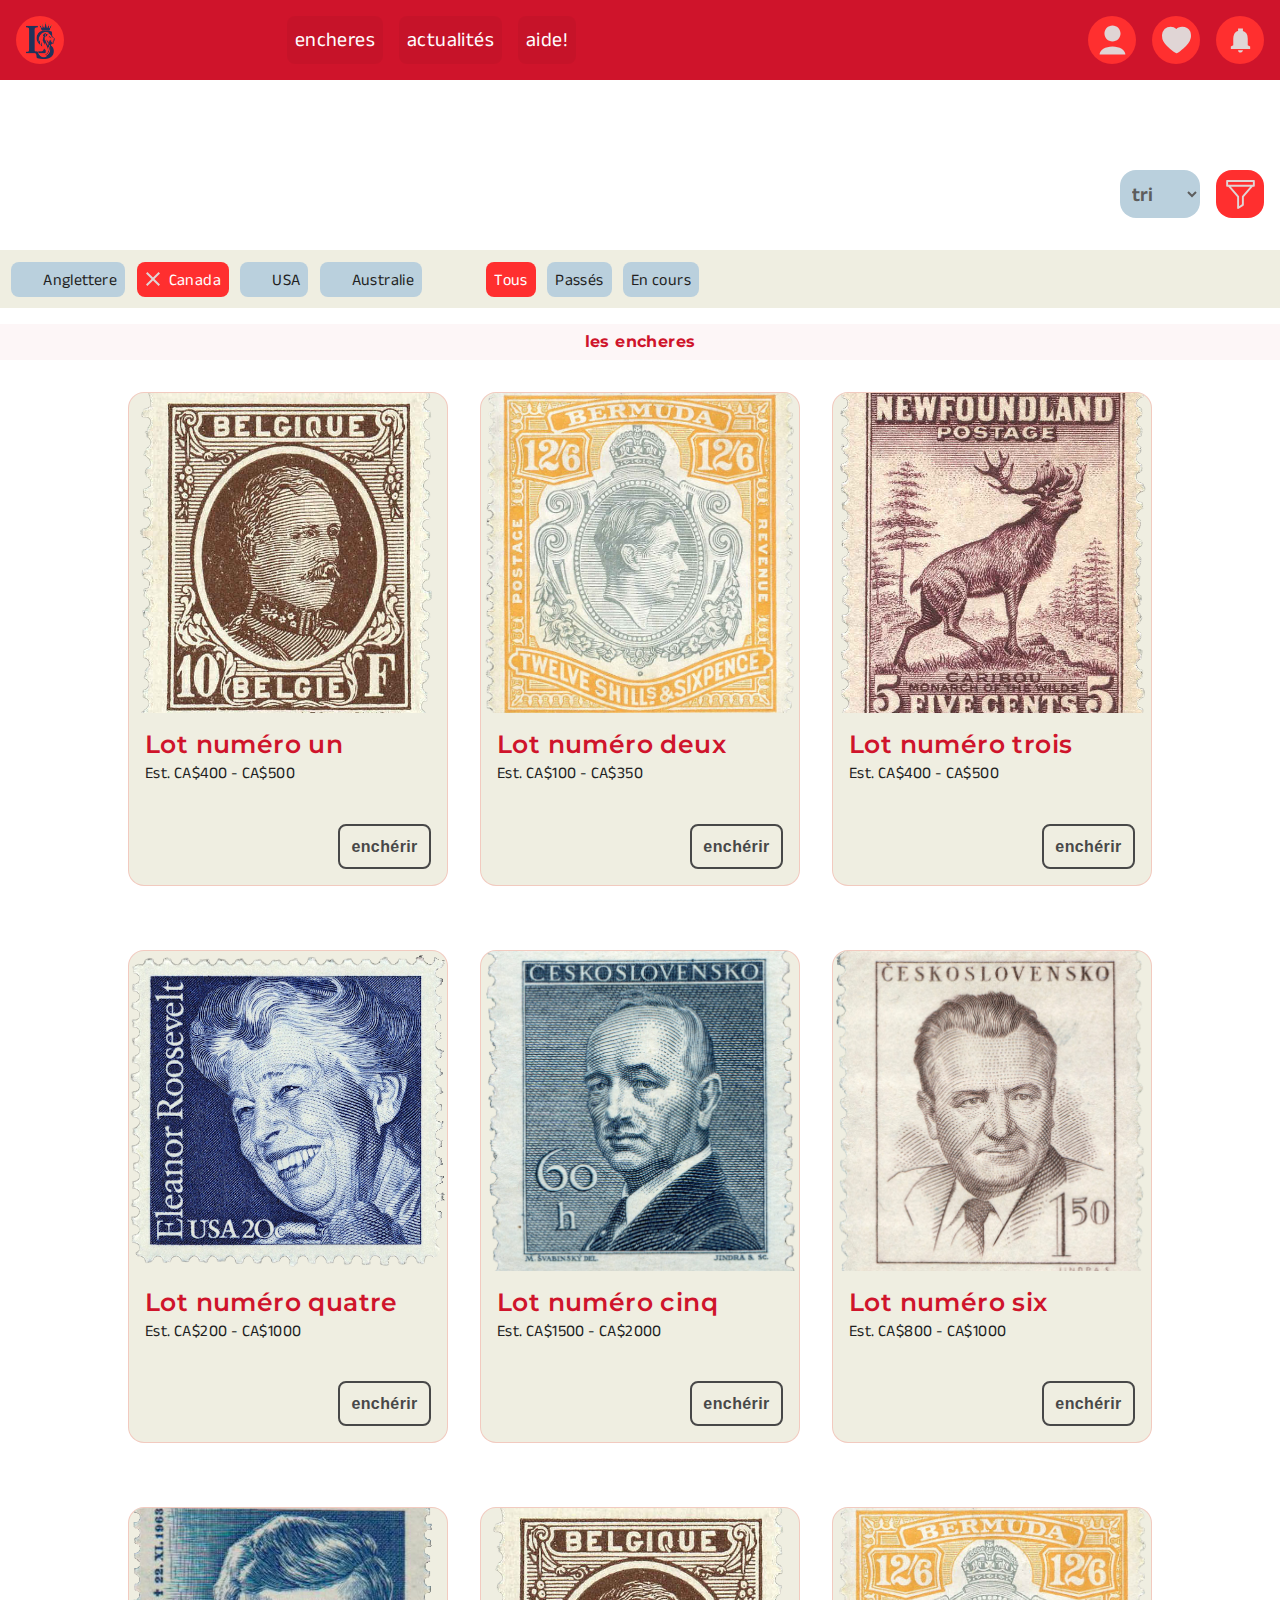
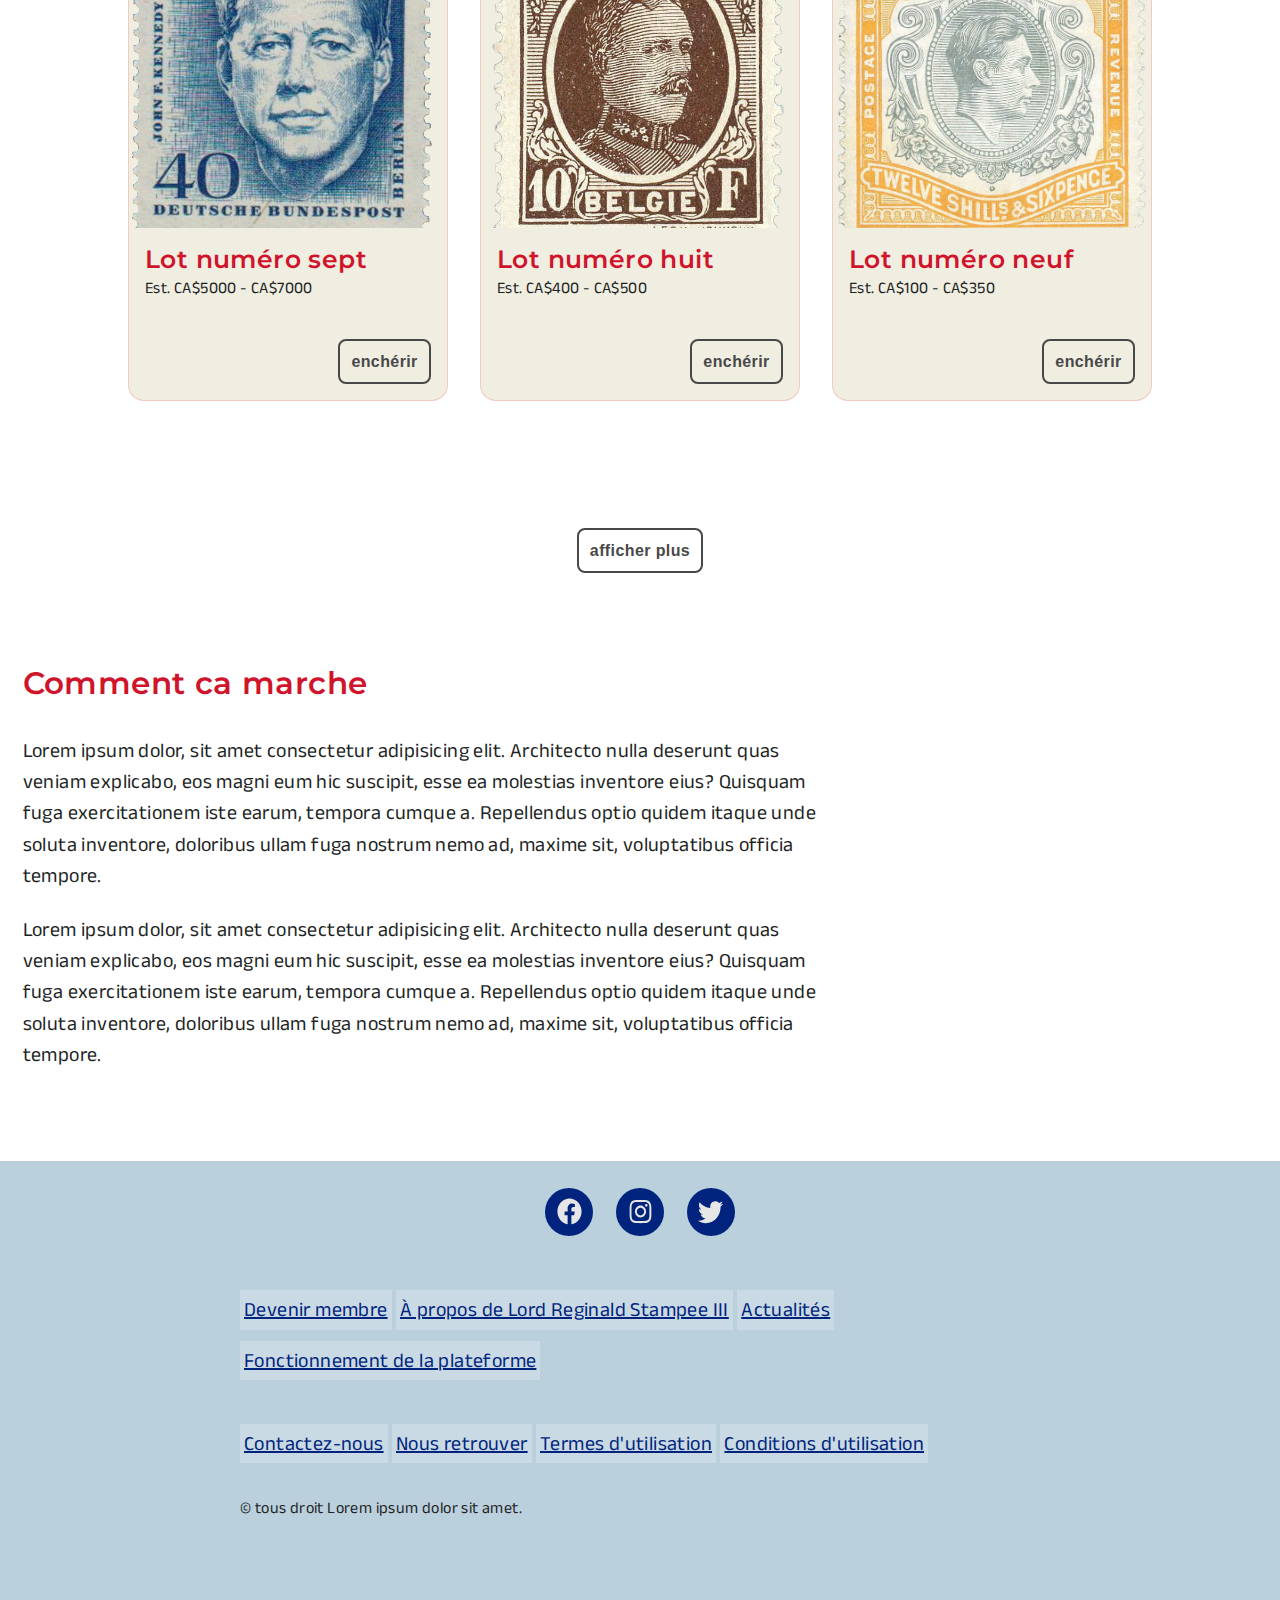
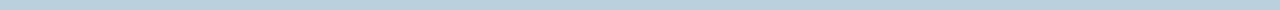
<file: maquette/index.html>
<!DOCTYPE html>
<html lang="fr">
<head>
    <meta charset="UTF-8">
    <meta http-equiv="X-UA-Compatible" content="IE=edge">
    <meta name="viewport" content="width=device-width, initial-scale=1.0">
    <link rel="preconnect" href="https://fonts.googleapis.com">
    <link rel="preconnect" href="https://fonts.gstatic.com" crossorigin>
    <link href="https://fonts.googleapis.com/css2?family=Montserrat:wght@400;600&display=swap" rel="stylesheet">
    <link href="https://fonts.googleapis.com/css2?family=Anek+Latin:wght@300;600&display=swap" rel="stylesheet">

    <link rel="stylesheet" href="style.css">
    <title>Maquette</title>

</head>
<body>

    <header>

        <nav>
            <a href="http://" class="button logo"></a>
            <a href="">encheres</a>
            <a href="">actualités</a>
            <a href="">aide!</a>
        </nav>

        <nav>    
            <a href="http://" class="button compte"></a>
            <a href="http://" class="button favoris"></a>
            <a href="http://" class="button notifications"></a>
        </nav>

    </header>
        
    <main>

        <header class="filtreHeader">
            <input type="checkbox" id="filtre" class="filtre-button" checked>
            <div>
                <select>
                    <option selected>tri</option>
                    <option>prix</option>
                </select>
                <label for="filtre" class="filtre button"></label>
            </div>
            <div>
                <span>
                    <input type="checkbox" id="englnd">
                    <label for="englnd">Anglettere</label>
                    <input type="checkbox" id="cnd" checked>
                    <label for="cnd">Canada</label>
                    <input type="checkbox" id="usa">
                    <label for="usa">USA</label>
                    <input type="checkbox" id="austrl">
                    <label for="austrl">Australie</label>
                </span>

                <span>
                    <input type="radio" name="type" id="ts" checked>
                    <label for="ts">Tous</label>
                    <input type="radio" name="type" id="pss">
                    <label for="pss">Passés</label>
                    <input type="radio" name="type" id="encrs">
                    <label for="encrs">En cours</label>
                </span>

            </div>
            <h4>les encheres</h4>

        </header>


        <section>

            <article>
                <img src="./images/stamp-1.png">
                <div>
                    <h3>
                        Lot numéro un
                    </h3>
                    <span>
                        Est. CA$400 - CA$500
                    </span>
                    <footer>
                        <a href="http://" class="cta-secondaire">enchérir</a>
                    </footer>
                </div>
            </article>

            <article>
                <img src="./images/stamp-2.png">
                <div>
                    <h3>
                        Lot numéro deux
                    </h3>
                    <span>
                        Est. CA$100 - CA$350
                    </span>
                    <footer>
                        <a href="http://" class="cta-secondaire">enchérir</a>
                    </footer>
                </div>
            </article>

            <article>
                <img src="./images/stamp-3.png">
                <div>
                    <h3>
                        Lot numéro trois
                    </h3>
                    <span>
                        Est. CA$400 - CA$500
                    </span>
                    <footer>
                        <a href="http://" class="cta-secondaire">enchérir</a>
                    </footer>
                </div>
            </article>

            <article>
                <img src="./images/stamp-4.png">
                <div>
                    <h3>
                        Lot numéro quatre
                    </h3>
                    <span>
                        Est. CA$200 - CA$1000
                    </span>
                    <footer>
                        <a href="http://" class="cta-secondaire">enchérir</a>
                    </footer>
                </div>
            </article>

            <article>
                <img src="./images/stamp-5.png">
                <div>
                    <h3>
                        Lot numéro cinq
                    </h3>
                    <span>
                        Est. CA$1500 - CA$2000
                    </span>
                    <footer>
                        <a href="http://" class="cta-secondaire">enchérir</a>
                    </footer>
                </div>
            </article>

            <article>
                <img src="./images/stamp-6.png">
                <div>
                    <h3>
                        Lot numéro six
                    </h3>
                    <span>
                        Est. CA$800 - CA$1000
                    </span>
                    <footer>
                        <a href="http://" class="cta-secondaire">enchérir</a>
                    </footer>
                </div>
            </article>

            <article>
                <img src="./images/stamp-7.png">
                <div>
                    <h3>
                        Lot numéro sept
                    </h3>
                    <span>
                        Est. CA$5000 - CA$7000
                    </span>
                    <footer>
                        <a href="http://" class="cta-secondaire">enchérir</a>
                    </footer>
                </div>
            </article>

            <article>
                <img src="./images/stamp-1.png">
                <div>
                    <h3>
                        Lot numéro huit
                    </h3>
                    <span>
                        Est. CA$400 - CA$500
                    </span>
                    <footer>
                        <a href="http://" class="cta-secondaire">enchérir</a>
                    </footer>
                </div>
            </article>

            <article>
                <img src="./images/stamp-2.png">
                <div>
                    <h3>
                        Lot numéro neuf
                    </h3>
                    <span>
                        Est. CA$100 - CA$350
                    </span>
                    <footer>
                        <a href="http://" class="cta-secondaire">enchérir</a>
                    </footer>
                </div>
            </article>

            
            <label for="" class="cta-secondaire">afficher plus</label>
            
        </section>

    </main>

    <article>
        <h2>Comment ca marche</h2>
        <section>
            <p>
                Lorem ipsum dolor, sit amet consectetur adipisicing elit. Architecto nulla deserunt quas veniam explicabo, eos magni eum hic suscipit, esse ea molestias inventore eius? Quisquam fuga exercitationem iste earum, tempora cumque a. Repellendus optio quidem itaque unde soluta inventore, doloribus ullam fuga nostrum nemo ad, maxime sit, voluptatibus officia tempore.

            </p>
            <p>
                Lorem ipsum dolor, sit amet consectetur adipisicing elit. Architecto nulla deserunt quas veniam explicabo, eos magni eum hic suscipit, esse ea molestias inventore eius? Quisquam fuga exercitationem iste earum, tempora cumque a. Repellendus optio quidem itaque unde soluta inventore, doloribus ullam fuga nostrum nemo ad, maxime sit, voluptatibus officia tempore.

            </p>
        </section>
    </article>
    
    <footer>

        <div>
            <a href="" class="facebook sociaux button"></a>
            
            <a href="" class="instagram sociaux button"></a>

            <a href="" class="twitter sociaux button"></a>

        </div>

        

            <p>
                <a href="http://">Devenir membre</a>
                <a href="http://">À propos de Lord Reginald Stampee III</a>
                <a href="http://">Actualités</a>
                <a href="http://">Fonctionnement de la plateforme</a>
            </p>

            <p>
                <a href="http://">Contactez-nous</a>
                <a href="http://">Nous retrouver</a>
                <a href="http://">Termes d'utilisation</a>
                <a href="http://">Conditions d'utilisation</a>
            </p>

            <p>
                &copy; tous droit Lorem ipsum dolor sit amet.
            </p>

    </footer>

</body>
</html>
</file>
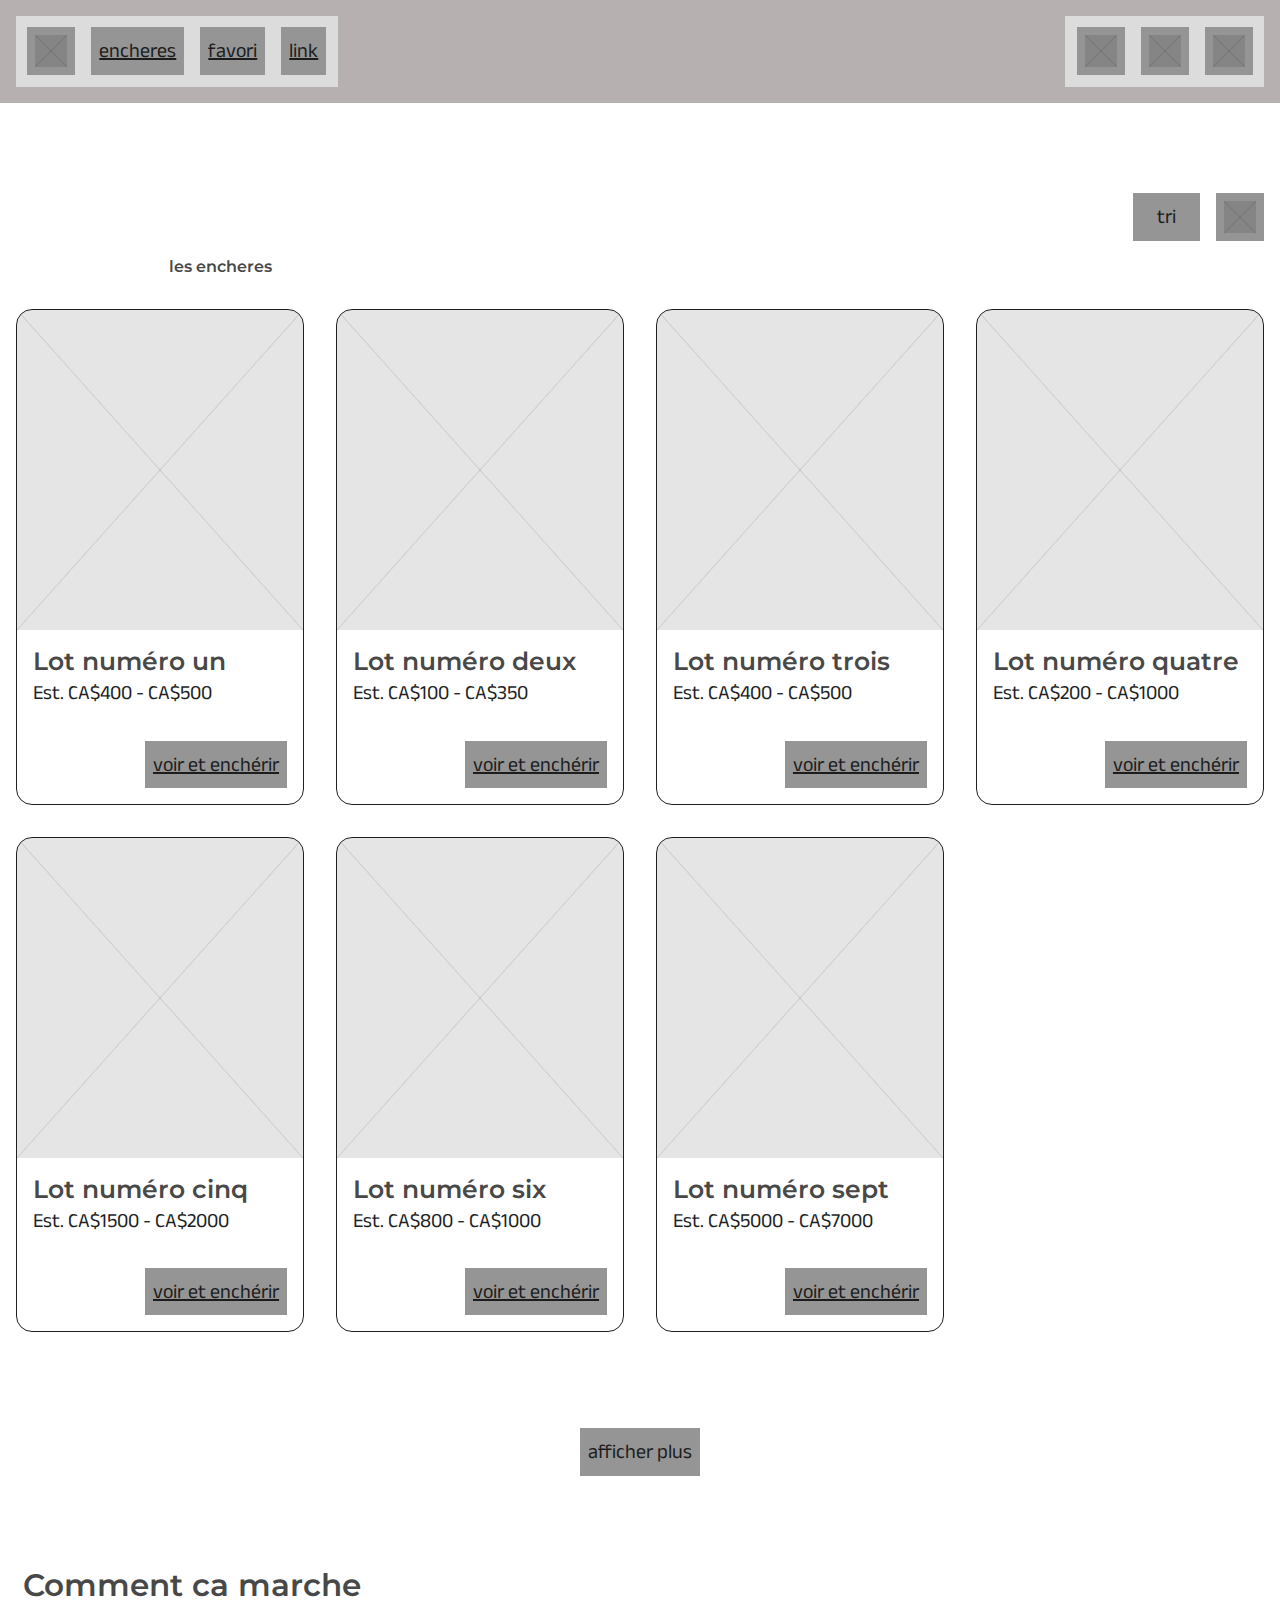
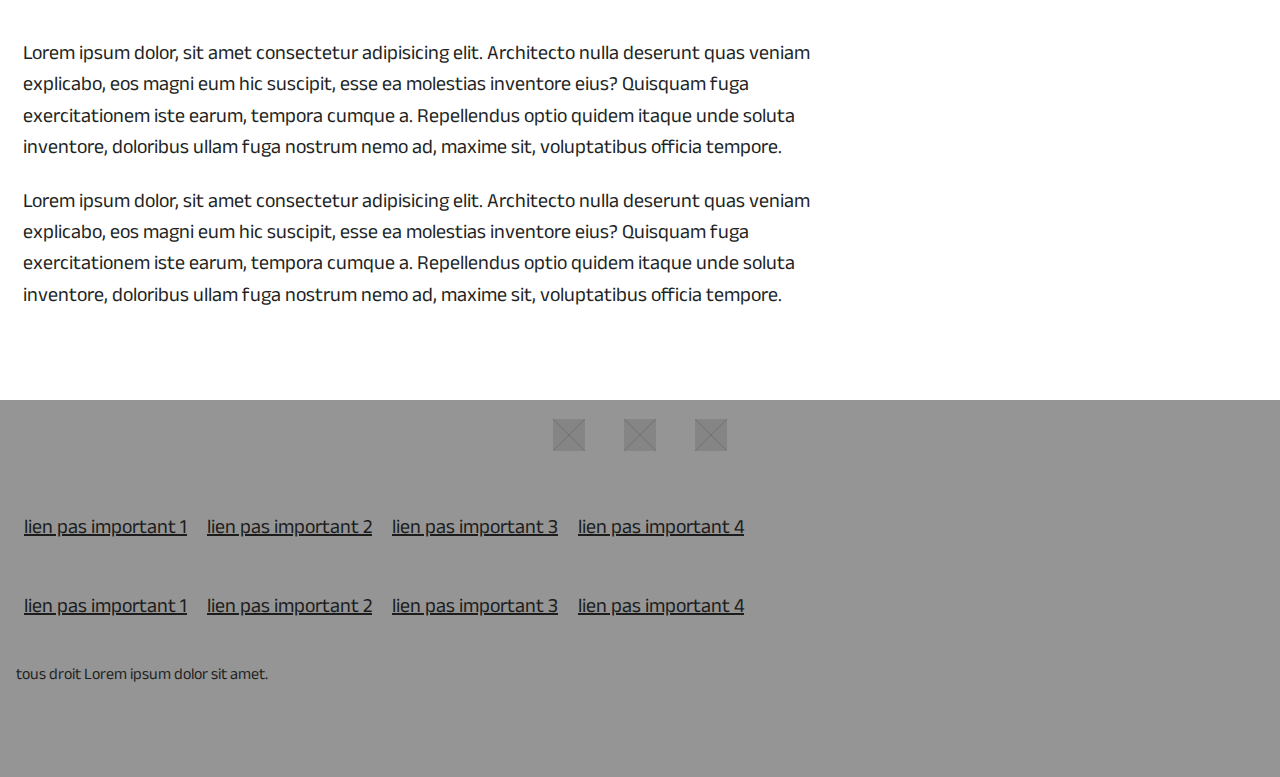
<file: wireframe/index.html>
<!DOCTYPE html>
<html lang="fr">
<head>
    <meta charset="UTF-8">
    <meta http-equiv="X-UA-Compatible" content="IE=edge">
    <meta name="viewport" content="width=device-width, initial-scale=1.0">
    <link rel="preconnect" href="https://fonts.googleapis.com">
    <link rel="preconnect" href="https://fonts.gstatic.com" crossorigin>
    <link href="https://fonts.googleapis.com/css2?family=Montserrat:wght@400;600&display=swap" rel="stylesheet">
    <link href="https://fonts.googleapis.com/css2?family=Anek+Latin:wght@300;600&display=swap" rel="stylesheet">

    <link rel="stylesheet" href="style.css">
    <title>Wireframe</title>

</head>
<body>

    <header>

        <nav>
            <a href="http://" class="logo">
                <img src="[data-uri]">
            </a>
            <a href="">encheres</a>
            <a href="">favori</a>
            <a href="">link</a>
        </nav>

        <nav>    
            <a href="http://">
                <img
                src="[data-uri]">
            </a>
            <a href="http://">
                <img
                src="[data-uri]">
            </a>
            <a href="http://">
                <img
                src="[data-uri]">
            </a>
        </nav>

    </header>
        
    <main>

        <header>
            <input type="checkbox" id="filtre" class="filter-button">
            <div>
                <!-- <select name="" id="">
                    <option value="">prix</option>
                </select> -->
                <label>
                    &nbsp; &nbsp; tri &nbsp; &nbsp; 
                </label>
                <label for="filtre">
                    <img
                    src="[data-uri]">
                </label>
            </div>
            <div>
                <label for="">critere</label>
                <label for="">critere</label>
                <label for="">critere</label>
                <label for="">critere</label>
            </div>
            <h4>les encheres</h4>

        </header>


        <section>

            <article>
                <img  src="[data-uri]">
                <div>
                    <h3>
                        Lot numéro un
                    </h3>
                    <span>
                        Est. CA$400 - CA$500
                    </span>
                    <footer>
                        <a href="http://">voir et enchérir</a>
                    </footer>
                </div>
            </article>

            <article>
                <img  src="[data-uri]">
                <div>
                    <h3>
                        Lot numéro deux
                    </h3>
                    <span>
                        Est. CA$100 - CA$350
                    </span>
                    <footer>
                        <a href="http://">voir et enchérir</a>
                    </footer>
                </div>
            </article>

            <article>
                <img  src="[data-uri]">
                <div>
                    <h3>
                        Lot numéro trois
                    </h3>
                    <span>
                        Est. CA$400 - CA$500
                    </span>
                    <footer>
                        <a href="http://">voir et enchérir</a>
                    </footer>
                </div>
            </article>

            <article>
                <img  src="[data-uri]">
                <div>
                    <h3>
                        Lot numéro quatre
                    </h3>
                    <span>
                        Est. CA$200 - CA$1000
                    </span>
                    <footer>
                        <a href="http://">voir et enchérir</a>
                    </footer>
                </div>
            </article>

            <article>
                <img  src="[data-uri]">
                <div>
                    <h3>
                        Lot numéro cinq
                    </h3>
                    <span>
                        Est. CA$1500 - CA$2000
                    </span>
                    <footer>
                        <a href="http://">voir et enchérir</a>
                    </footer>
                </div>
            </article>

            <article>
                <img  src="[data-uri]">
                <div>
                    <h3>
                        Lot numéro six
                    </h3>
                    <span>
                        Est. CA$800 - CA$1000
                    </span>
                    <footer>
                        <a href="http://">voir et enchérir</a>
                    </footer>
                </div>
            </article>

            <article>
                <img  src="[data-uri]">
                <div>
                    <h3>
                        Lot numéro sept
                    </h3>
                    <span>
                        Est. CA$5000 - CA$7000
                    </span>
                    <footer>
                        <a href="http://">voir et enchérir</a>
                    </footer>
                </div>
            </article>

            
            <label for="" class="">afficher plus</label>
            
        </section>

    </main>

    <article>
        <h2>Comment ca marche</h2>
        <section>
            <p>
                Lorem ipsum dolor, sit amet consectetur adipisicing elit. Architecto nulla deserunt quas veniam explicabo, eos magni eum hic suscipit, esse ea molestias inventore eius? Quisquam fuga exercitationem iste earum, tempora cumque a. Repellendus optio quidem itaque unde soluta inventore, doloribus ullam fuga nostrum nemo ad, maxime sit, voluptatibus officia tempore.

            </p>
            <p>
                Lorem ipsum dolor, sit amet consectetur adipisicing elit. Architecto nulla deserunt quas veniam explicabo, eos magni eum hic suscipit, esse ea molestias inventore eius? Quisquam fuga exercitationem iste earum, tempora cumque a. Repellendus optio quidem itaque unde soluta inventore, doloribus ullam fuga nostrum nemo ad, maxime sit, voluptatibus officia tempore.

            </p>
        </section>
    </article>
    
    <footer>

        <div>
            <a href="">
                <img
                src="[data-uri]">
            </a>
            
            <a href="">
                <img
            src="[data-uri]">
            </a>

            <a href="">
                <img
            src="[data-uri]">
            </a>

        </div>

            <p>
                <a href="http://">lien pas important 1</a>
                <a href="http://">lien pas important 2</a>
                <a href="http://">lien pas important 3</a>
                <a href="http://">lien pas important 4</a>
            </p>

            <p>
                <a href="http://">lien pas important 1</a>
                <a href="http://">lien pas important 2</a>
                <a href="http://">lien pas important 3</a>
                <a href="http://">lien pas important 4</a>
            </p>

            <p>
                tous droit Lorem ipsum dolor sit amet.
            </p>

    </footer>

</body>
</html>
</file>
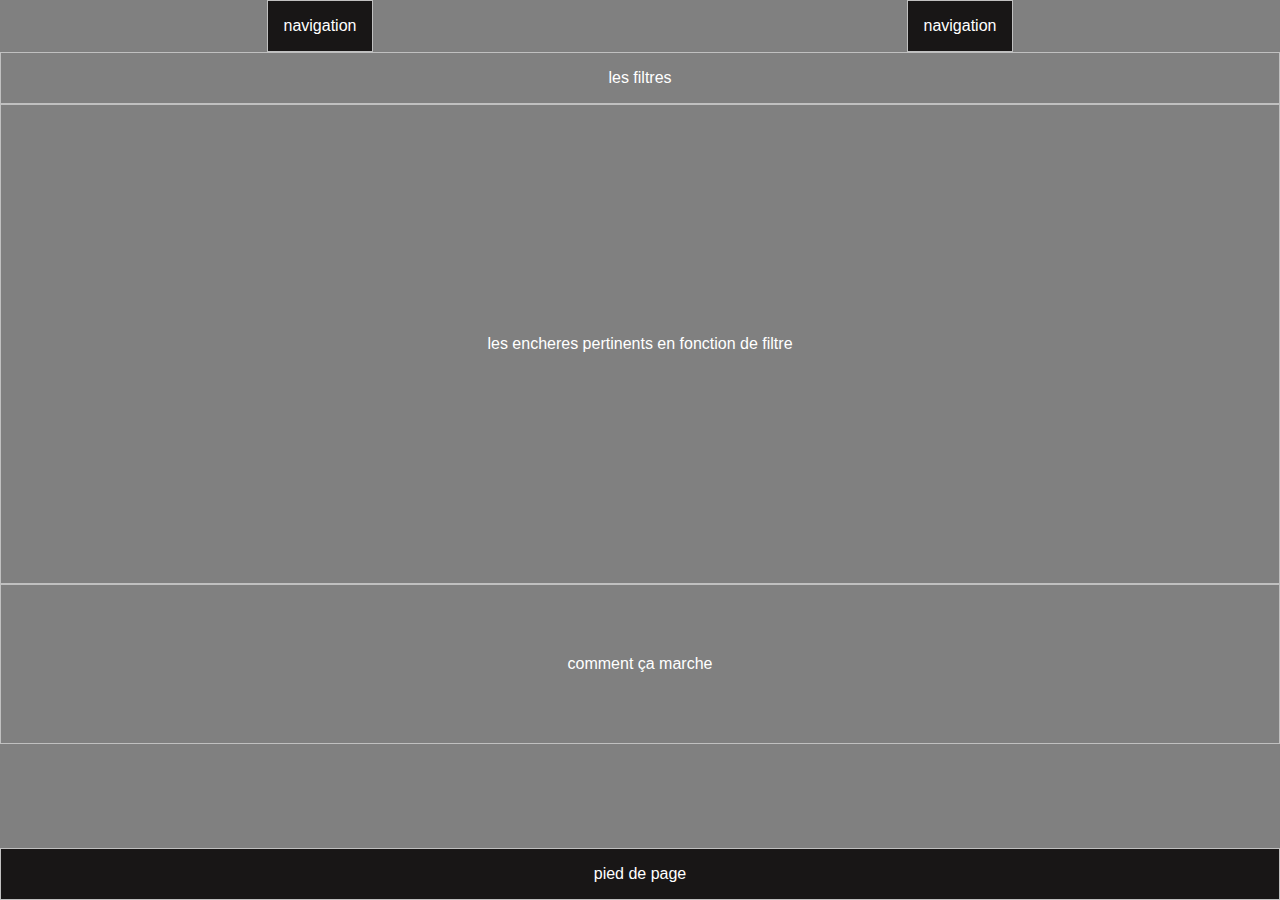
<file: zonning/index.html>
<!DOCTYPE html>
<html lang="fr">
<head>
    <meta charset="UTF-8">
    <meta http-equiv="X-UA-Compatible" content="IE=edge">
    <meta name="viewport" content="width=device-width, initial-scale=1.0">
    <link rel="stylesheet" href="style.css">
    <title>Catalogue</title>
</head>
<body>
    
       <header class="zone-container">
            <nav class="zone reccurent">
                navigation
            </nav>

            <nav class="zone reccurent">
                navigation
            </nav>
       </header>
        
        <main class="zone-container">
 
            <div class="zone filtre">
                les filtres
            </div>

            <div class="zone big grille">
                les encheres pertinents en fonction de filtre
            </div>

            <div class="zone small details">
                comment ça marche
            </div>
        </main>

        <footer class="zone-container">
            <div class="zone reccurent">pied de page</div>
        </footer>

</body>
</html>
</file>
<file: maquette/style.css>
:root {
    /* polices */
    --police-corp-principal: 'Anek Latin', sans-serif;
    --police-titre: 'Montserrat', serif;

    /* coleurs */
    --blue-principal : #00247D;
    --blue-secondaire : #bad0dd;
    --gris-principal : #CFD2D6;    
    --jaune-secondair: #f7f1e1;
    --jaune-secondair: #efeee1;


    --rouge-principal : #CF142B;
    --rouge-secondaire: #ff2f2f;


    --texte-principal: #221f1f;
    --texte-gris: #484848;
    --texte-blanc-casse: #e0d5d5;
    --texte-blanc: #fff;

    /* font-size et gutter, source type-scale.com #####################################################################*/
    /* font size scale, 1.250 – Major Third ###########################################################################*/
    --texte-1000: 4.5rem;
    --texte-900: 3.052rem;
    --texte-800: 2.441rem;
    --texte-700: 1.953rem;
    --texte-600: 1.563rem;
    --texte-500: 1.25rem;
    --texte-400: 1rem;
    --texte-300: 0.8rem;
    --texte-200: 0.64rem;
    --texte-100: 0.512rem;


    /* gutter 1.414 – Augmented Fourth ##################################################################################*/
    --goutiere-1000: 5.653rem;
    --goutiere-800: 3.998rem;
    --goutiere-600: 2.827rem;
    --goutiere-400: 1.999rem;
    --goutiere-300: 1.414rem;
    --goutiere-200: 1rem;
    --goutiere-100: 0.707rem;
    --goutiere-50: 0.500rem;

    line-height: 1.5625;
    letter-spacing: .025rem;
    color: var(--texte-principal);
}


*{
    margin: 0;
    padding: 0;
    background-repeat: no-repeat;
    background-position: center;
    background-size: cover;
    box-sizing: border-box;
    vertical-align: top;
}

body{
    font-family: var(--police-corp-principal);
    font-size: var(--texte-500);
    display: flex;
    flex-direction: column;
    margin: auto;
}

img{
    display: block;
    object-fit: cover;
    max-width: 100%;
    max-height: 100%;
    width: 5rem;
}

a > img, label > img{
    width: 2rem;
}

p{
    max-width: 30rem;
}

h1,
h2,
h3,
h4{
    font-family: var(--police-titre);
    font-weight: 600;
    line-height: 1.25;
    color: var(--rouge-principal);
    max-width: 40ch;
}

h1 {
    font-family: var(--police-titre);
    font-size: var(--texte-800);
    max-width: 40ch;
    font-weight: 900;
}

h2 {
    font-size: var(--texte-700);
}

h3 {
    font-size: var(--texte-600);
}

h4 {
    font-size: var(--texte-400);
}

p{
    max-width: 50rem;
}


body>*{
    margin: 0 auto;
    width:min(100%, 1280px);
}
body>:is(footer, header){
    width: 100%;
}

body > * + *{
    margin-top: var(--goutiere-1000);
}

body > * > * + *{
    margin-top: 2rem;
}

input, select{
    font: inherit;
}

[type=checkbox], [type=radio]{
    display: none;
}


label, a{
    cursor: pointer;
    display: inline-block;
    color: inherit;
    transition: all .2s ease-in-out;
}

a:hover, a:focus{
    color: var(--rouge-secondaire);
}


.button{
    background-size: 1.8rem;
    background-color: var(--rouge-secondaire);
    width: 3rem;
    height: 3rem;
    border-radius: 50%;
    overflow: hidden;
}

.sociaux{
    background-color: var(--blue-principal);
}
.sociaux:hover{
    background-color: var(--rouge-secondaire);
}
.sociaux.facebook{
    background-image: url(./svg/facebook.svg);
}
.sociaux.twitter{
    background-image: url(./svg/twitter.svg);
}
.sociaux.instagram{
    background-image: url(./svg/instagram.svg);
}

.cta-secondaire{
    padding: var(--goutiere-50) var(--goutiere-100);
    border-radius: 0.5rem;
    text-decoration: none;
    font-family: arial;
    font-size: var(--texte-400);
    border: 2px solid;
    background-color: transparent;
    color: var(--texte-gris);
    font-weight: 600;
}
.cta-secondaire:focus, .cta-secondaire:hover{
    color: var(--rouge-secondaire);
}

body > header{
    background-color: var(--rouge-principal);
    color: white;
}

body > header nav{
    display: flex;
    justify-content: flex-end;
    gap: var(--goutiere-200);
    padding: var(--goutiere-100);
}

body > header nav:first-of-type{
    flex: 0 1 35rem;
    align-items: center;
    font-size: var(--texte-400);
    gap: var(--goutiere-100);
}

@media screen and (min-width: 375px) {
    body > header nav:first-of-type{
        font-size: var(--texte-500);
        gap: var(--goutiere-200);
    } 
}

body > header nav + nav{
    justify-content: space-around;
    position: fixed;
    bottom: 0;
    left: 0;
    right: 0;
    background-color: var(--rouge-principal);
}

body >header > nav a{
    text-decoration: none;
    background-color: #0000000a;
    padding: var(--goutiere-50);
    border-radius: .5rem;
}

body >header > nav a:hover{
    color: white;
    background-color: #00000038;
}

.logo{
    margin-inline-end: auto;
    background-image: url(./logo/version-1.png);
}

.compte{
    background-image: url(./svg/compte.svg);
}

.favoris{
    background-image: url(./svg/favoris.svg);
}

.notifications{
    background-image: url(./svg/notification.svg);
}




.filtreHeader {
    display: flex;
    flex-direction: column;
    gap: var(--goutiere-200);
}

.filtreHeader > h4{
    text-align: center;
    font-weight: bold;
    padding: var(--goutiere-50);
    background-color: #fdf6f7;
    min-width: 100%;
}

.filtreHeader > div{
    display: flex;
    justify-content: flex-end;
    gap: var(--goutiere-200);
    padding: 0 var(--goutiere-200);
}

.filtreHeader div :is(select, label){
    border-radius: 1rem;
    padding: 0.5rem;
    background-color: var(--blue-secondaire);
    border: none;
}

.filtreHeader div select{
    width: 5rem;
    font-weight: 600;
    color: #5d5d5d;
    cursor: pointer;
}

.filtreHeader div .filtre{
    background-image: url(./svg/filtre.svg);
}

.filtreHeader .filtre-button:checked + div .filtre{
    background-color: var(--rouge-secondaire);
    background-image: url(./svg/filtre-ouvert.svg);
}


.filtreHeader > div + div{
    display: none;
    flex-flow: row wrap;
    justify-content: flex-start;
    gap: var(--goutiere-200) var(--goutiere-800);
    margin-top: var(--goutiere-200);
    background-color: var(--jaune-secondair);
    padding: var(--goutiere-100);
}

.filtreHeader .filtre-button:checked + div + div{
    display: flex;
}


.filtreHeader input + label{
    border-radius: 0.5rem;
    line-height: 1.2;
    font-size: var(--texte-400);
}
.filtreHeader [type=checkbox] + label{
    padding-inline-start: var(--goutiere-400);
    background-position: left 0.25rem top 50%;
    background-size: 1.5rem;
}

.filtreHeader [type=checkbox]:checked + label{
    background-image: url(./svg/fermer.svg);
}

.filtreHeader input:checked + label{
    background-color: var(--rouge-secondaire);
    color: white;
}

.filtreHeader div + div span{
    display: flex;
    gap: var(--goutiere-100);
    flex-flow: row wrap;
}

main > section > article{
    display: flex;
    flex-flow: column;
    width: min(18rem, 100%);
    border: 1px solid #ff2f2f30;
    margin: auto;
    border-radius: 1rem;
    overflow: hidden;
    background-color: var(--jaune-secondair);
}

main > section > article + article{
    margin-top: var(--goutiere-600);
}

main > section > article > img{
    width: 100%;
    height: inherit;
}

main > section > article > div{
    padding: var(--goutiere-200);
}

main > section > article > div span{
    font-size: var(--texte-400);
}

main > section > article > div footer{
    display: flex;
    justify-content: flex-end;
    gap: var(--goutiere-200);
    margin-top: var(--goutiere-400);
}

main > section > label{
    display: block;
    margin: var(--goutiere-800) auto 0 auto;
    width: max-content;
}



body > article > h2{
    padding: 0 var(--goutiere-300);
}

body > article > section{
    display: flex;
    flex-flow: column;
    gap: var(--goutiere-300);
    padding: 0 var(--goutiere-300);
}




body > footer {
    background-color: var(--blue-secondaire);
    color: var(--texte-principal);
    padding-top: var(--goutiere-200);
}

body > footer > div {
    display: flex;
    justify-content: space-around;
    gap: var(--goutiere-300);
    padding: var(--goutiere-100);
    width: max-content;
    margin: auto;
}

body > footer > p{
    margin-inline: var(--goutiere-200);
}

body > footer > p a{
    color: #00247d;
    background-color: #ffffff38;
    padding: 0.25rem;
}
body > footer > p a{
    margin-top: var(--goutiere-100);
}

body > footer > *:last-child{
    margin-bottom: var(--goutiere-1000);
    font-size: var(--texte-400);
}

@media screen and (min-width:500px) {
    main > section > article > img{
        height: 20rem;
        width: inherit;
    }

    main > section{
        display: grid;
        grid-template-columns: repeat(auto-fit, minmax(15rem, 20rem));
        justify-content: center;
        gap: var(--goutiere-800) var(--goutiere-400);
        width: 90%;
        margin-inline: auto;
    }

    main > section > article {
        width: 100%;
    }

    main > section > article + article{
        margin: 0;
    }

    main > section > label{
        grid-column: -1 / 1;
    }
}

@media screen and (min-width:650px) {
    body > header {
        display: flex;
        justify-content: space-between;
        padding: var(--goutiere-200);
        gap: var(--goutiere-400);
    }
    body > header > nav {
        padding: 0;
    }
    body > header > nav + nav {
        position: static;
        margin: 0;
    }
}


@media screen and (min-width:768px) {
    body > footer > p{
        margin-inline: auto;
    }

}
</file>
<file: wireframe/style.css>
:root {
    /* polices */
    --police-corp-principal: 'Anek Latin', sans-serif;
    --police-titre: 'Montserrat', serif;

    /* coleurs */
    --blue-principal : #00247D;
    --blue-secondaire : #bad0dd;
    --gris-principal : #CFD2D6;
    --jaune-principal : #fddaa0;
    
    --rouge-principal : #CF142B;


    --texte-principal: #221f1f;
    --texte-gris: #484848;
    --texte-blanc-casse: var(--gris-principal);
    --texte-blanc: #fff;

    /* font-size et gutter, source type-scale.com #####################################################################*/
    /* font size scale, 1.250 – Major Third ###########################################################################*/
    --texte-1000: 4.5rem;
    --texte-900: 3.052rem;
    --texte-800: 2.441rem;
    --texte-700: 1.953rem;
    --texte-600: 1.563rem;
    --texte-500: 1.25rem;
    --texte-400: 1rem;
    --texte-300: 0.8rem;
    --texte-200: 0.64rem;
    --texte-100: 0.512rem;


    /* gutter 1.414 – Augmented Fourth ##################################################################################*/
    --goutiere-1000: 5.653rem;
    --goutiere-800: 3.998rem;
    --goutiere-600: 2.827rem;
    --goutiere-400: 1.999rem;
    --goutiere-300: 1.414rem;
    --goutiere-200: 1rem;
    --goutiere-100: 0.707rem;
    --goutiere-50: 0.500rem;

    line-height: 1.5625;
    color: var(--texte-principal);
}


*{
    margin: 0;
    padding: 0;
    background-repeat: no-repeat;
    background-position: center;
    background-size: cover;
    box-sizing: border-box;
    vertical-align: top;
}

body{
    font-family: var(--police-corp-principal);
    font-size: var(--texte-500);
    display: flex;
    flex-direction: column;
    margin: auto;
}

img{
    display: block;
    object-fit: cover;

    max-width: 100%;
    max-height: 100%;
    width: 5rem;
    background-color: rgba(0, 0, 0, 0.1);
    background-image: linear-gradient( to top left, rgba(0, 0, 0, 0) 0%, rgba(0, 0, 0, 0) calc(50% - 1px), rgba(0, 0, 0, 0.1) 50%, rgba(0, 0, 0, 0) calc(50% + 1px), rgba(0, 0, 0, 0) 100% ), linear-gradient( to top right, rgba(0, 0, 0, 0) 0%, rgba(0, 0, 0, 0) calc(50% - 1px), rgba(0, 0, 0, 0.1) 50%, rgba(0, 0, 0, 0) calc(50% + 1px), rgba(0, 0, 0, 0) 100% );
}

a > img, label > img{
    width: 2rem;
}

p{
    max-width: 30rem;
}

h1,
h2,
h3,
h4,
h5,
h6 {
    font-family: var(--police-titre);
    font-weight: 600;
    line-height: 1.25;
    color: var(--texte-gris);
    max-width: 40ch;
}

h1 {
    font-family: var(--police-titre);
    font-size: var(--texte-800);
    max-width: 40ch;
    font-weight: 900;
}

h2 {
    font-size: var(--texte-700);
}

h3 {
    font-size: var(--texte-600);
}

h4 {
    font-size: var(--texte-400);
}

p{
    max-width: 50rem;
}


body>*{
    margin: 0 auto;
    width:min(100%, 1280px);
}

body > * + *{
    margin-top: var(--goutiere-1000);
}

body > * > * + *{
    margin-top: 2rem;
}

input{
    font: inherit;
}

[type=checkbox]{
    display: none;
}


label, a{
    cursor: pointer;
    display: inline-block;
    color: inherit;
    padding: var(--goutiere-50);
    background-color: #959595 !important;
    color: #1c1c1c;
}

a:hover, label:hover, a:focus, label:focus{
    background-color: rgb(71, 70, 70) !important;
    color: white;
}


body > header nav{
    display: flex;
    justify-content: flex-end;
    gap: var(--goutiere-200);
    padding: var(--goutiere-100);
    background-color: gainsboro;
}

body > header nav + nav{
    justify-content: space-around;
    position: fixed;
    bottom: 0;
    left: 0;
    right: 0;
}

body >header > nav .logo{
    margin-inline-end: auto;
}


main > header {
    display: flex;
    flex-direction: column;
    gap: var(--goutiere-200);
}

main > header > h4{
    text-align: center;
}

main > header > div{
    display: flex;
    justify-content: flex-end;
    gap: var(--goutiere-200);
    padding: 0 var(--goutiere-200);
}

main > header select{
    width: 5rem;
}

main > header > div + div{
    display: none;
    flex-flow: row wrap;
    justify-content: flex-start;
    gap: var(--goutiere-200) var(--goutiere-400);
    margin-top: var(--goutiere-200);
}

main > header > div + div label{
    border-radius: .5rem;
}

main > header .filter-button:checked + div + div{
    display: flex;
}

main > section > article{
    display: flex;
    flex-flow: column;
    width: min(18rem, 100%);
    border: 1px solid;
    margin: auto;
    border-radius: 1rem;
    overflow: hidden;
}

main > section > article + article{
    margin-top: var(--goutiere-600);
}

main > section > article > img{
    height: 20rem;
    width: inherit;
}

main > section > article > div{
    padding: var(--goutiere-200);
}

main > section > article > div footer{
    display: flex;
    justify-content: flex-end;
    gap: var(--goutiere-200);
    margin-top: var(--goutiere-400);
}

main > section > label{
    display: block;
    margin: var(--goutiere-800) auto 0 auto;
    width: max-content;
}


body > article > h2{
    padding: 0 var(--goutiere-300);
}

body > article > section{
    display: flex;
    flex-flow: column;
    gap: var(--goutiere-300);
    padding: 0 var(--goutiere-300);
}




body > footer {
    background-color: #959595;
}

body > footer > div {
    display: flex;
    justify-content: space-around;
    gap: var(--goutiere-300);
    padding: var(--goutiere-100);
    width: max-content;
    margin: auto;
}

body > footer > p{
    margin-inline: var(--goutiere-200);
}

body > footer > *:last-child{
    margin-bottom: var(--goutiere-1000);
    font-size: var(--texte-400);
}


@media screen and (min-width:1200px) {
    body > header {
        display: flex;
        justify-content: space-between;
        background-color: rgb(182, 176, 176);
        padding: 1rem;
    }
    body > header > nav + nav {
        position: static;
        margin: 0;
    }


    main > section{
        display: grid;
        grid-template-columns: repeat(4, 18rem);
        justify-content: center;
        gap: var(--goutiere-400);
    }
    main > section > article + article{
        margin: 0;
    }
    main > section > label{
        grid-column: -1 / 1;
    }
}
</file>
<file: zonning/style.css>
*{
    box-sizing: border-box;
    margin: 0;
    padding: 0;
    vertical-align: top;

    font-family: Arial, Helvetica, sans-serif;
}

body{
    display: grid;
    grid-template-rows: auto 1fr auto;
    min-height: 100vh;
    background-color: gray;
}

body *{
    display: flex;
    justify-content: center;
}

.zone-container{
    --hauteur-big: 30rem;
    display: block;
}

.zone{
    align-items: center;
    padding: 1rem;
    border: 1px solid silver;
    color: white;
}

.zone.reccurent{
    background-color: rgb(24, 22, 22);
}

.big{
    height: var(--hauteur-big);
}

.small{
    height: 10rem;
}

body > header> nav +nav{
    position: fixed;
    bottom: 0;
    left: 0;
    width: 100%;
}

@media screen and (min-width: 1280px) {
    body > header.zone-container{
        display: flex;
        justify-content: space-around;
        flex-direction: row;
    }
    body > header> nav +nav{
        position: static;
        width: initial;
    }
}
</file>
